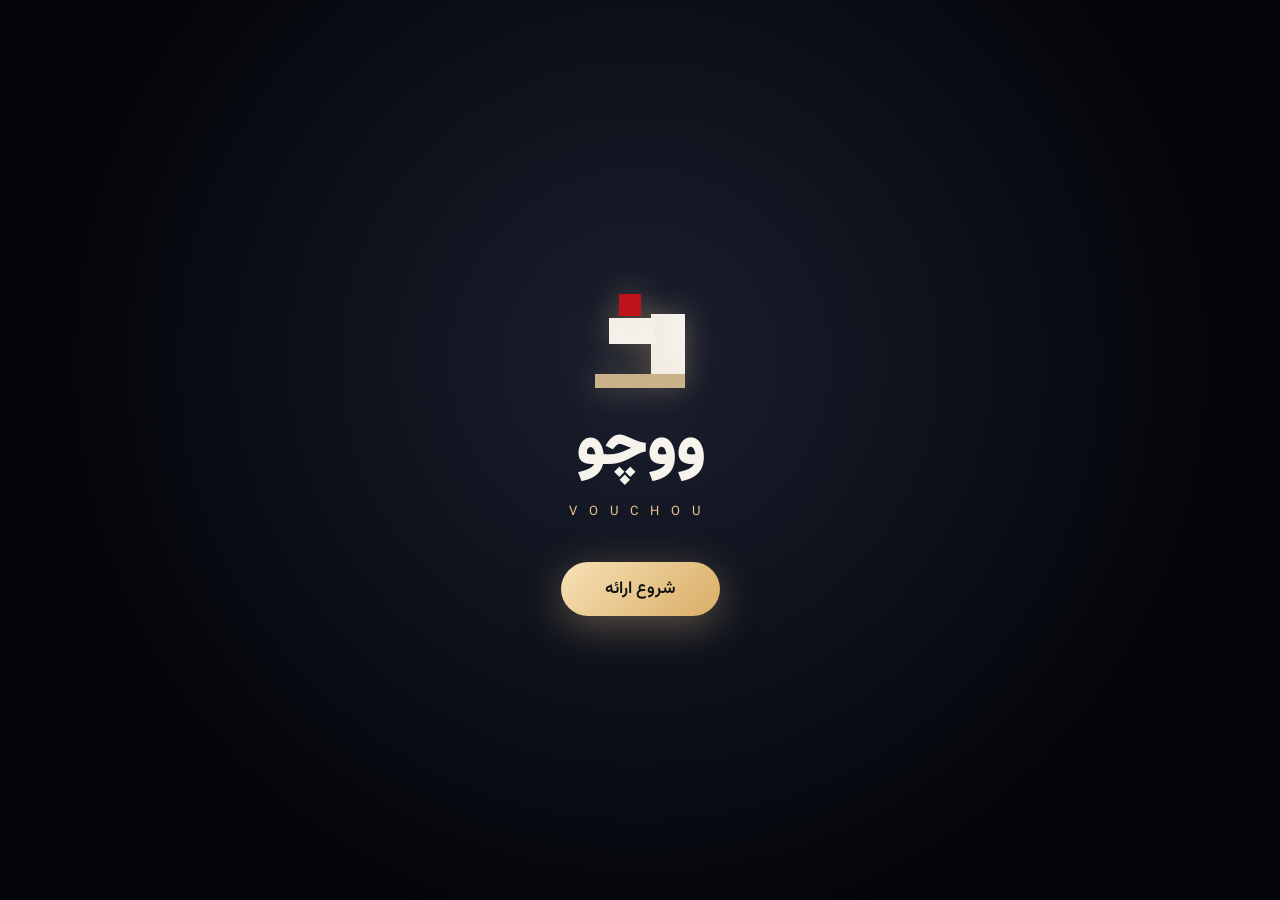
<file: index.html>
<!DOCTYPE html>
<html lang="fa" dir="rtl">
<head>
  <meta charset="UTF-8" />
  <meta name="viewport" content="width=device-width, initial-scale=1.0" />
  <title>مجتمع فرهنگی ووچو، گچساران — ارائه سه‌بعدی</title>
  <link rel="preconnect" href="https://fonts.googleapis.com" />
  <link href="https://fonts.googleapis.com/css2?family=Vazirmatn:wght@200;300;400;600;800;900&display=swap" rel="stylesheet" />
  <link rel="stylesheet" href="css/presentation.css" />
</head>
<body>
  <canvas id="scene"></canvas>
  <div class="vignette"></div>

  <!-- صفحه بارگذاری -->
  <div id="loader">
    <div class="loader-cubes"><i></i><i></i><i></i><i></i></div>
    <div class="loader-word">ووچو</div>
    <div class="loader-latin">VOUCHOU</div>
    <button id="startBtn">شروع ارائه</button>
  </div>

  <!-- سربرگ -->
  <header class="topbar">
    <div class="brand">
      <span class="brand-mark"><i></i><i></i><i></i></span>
      <span class="brand-text">ووچو <small>VOUCHOU</small></span>
    </div>
    <div class="counter"><b id="cur">01</b><span>/</span><span id="tot">16</span></div>
  </header>

  <!-- محل اسلاید -->
  <main id="stage"></main>

  <!-- نوار پیشرفت -->
  <div class="progress"><div id="bar"></div></div>

  <!-- کنترل‌ها -->
  <nav class="dock">
    <button data-act="prev" title="قبلی (→)">›</button>
    <button data-act="play" id="playBtn" title="پخش خودکار (P)">▶</button>
    <button data-act="next" title="بعدی (←)">‹</button>
    <span class="sep"></span>
    <button data-act="night" id="nightBtn" title="روز / شب (N)">☾</button>
    <button data-act="xray" id="xrayBtn" title="حالت دیاگرام (X)">◩</button>
    <button data-act="orbit" id="orbitBtn" title="گردش آزاد (O)">⟳</button>
    <button data-act="hide" id="hideBtn" title="نمایش فقط مدل (H)">◎</button>
    <span class="sep"></span>
    <button data-act="grid" title="فهرست اسلایدها (G)">▦</button>
    <a href="sheets.html" target="_blank" title="مشاهده و دانلود دو شیت معماری" style="display:inline-flex;align-items:center;justify-content:center;width:42px;height:42px;border-radius:14px;color:var(--gold);text-decoration:none;font-size:18px;transition:all .25s;" onmouseover="this.style.background='rgba(255,255,255,0.1)'" onmouseout="this.style.background='transparent'">📋</a>
    <button data-act="full" title="تمام صفحه (F)">⛶</button>
  </nav>

  <!-- فهرست اسلایدها -->
  <div id="grid" class="overlay"><div class="grid-inner"></div></div>

  <!-- بزرگنمایی تصویر -->
  <div id="lightbox" class="overlay"><img alt="" /><span class="lb-hint">برای بستن کلیک کنید</span></div>

  <script src="assets/vendor/three.min.js"></script>
  <script src="assets/vendor/OrbitControls.js"></script>
  <script src="js/slidesData.js"></script>
  <script src="js/scene3d.js"></script>
  <script src="js/app.js"></script>
</body>
</html>
</file>
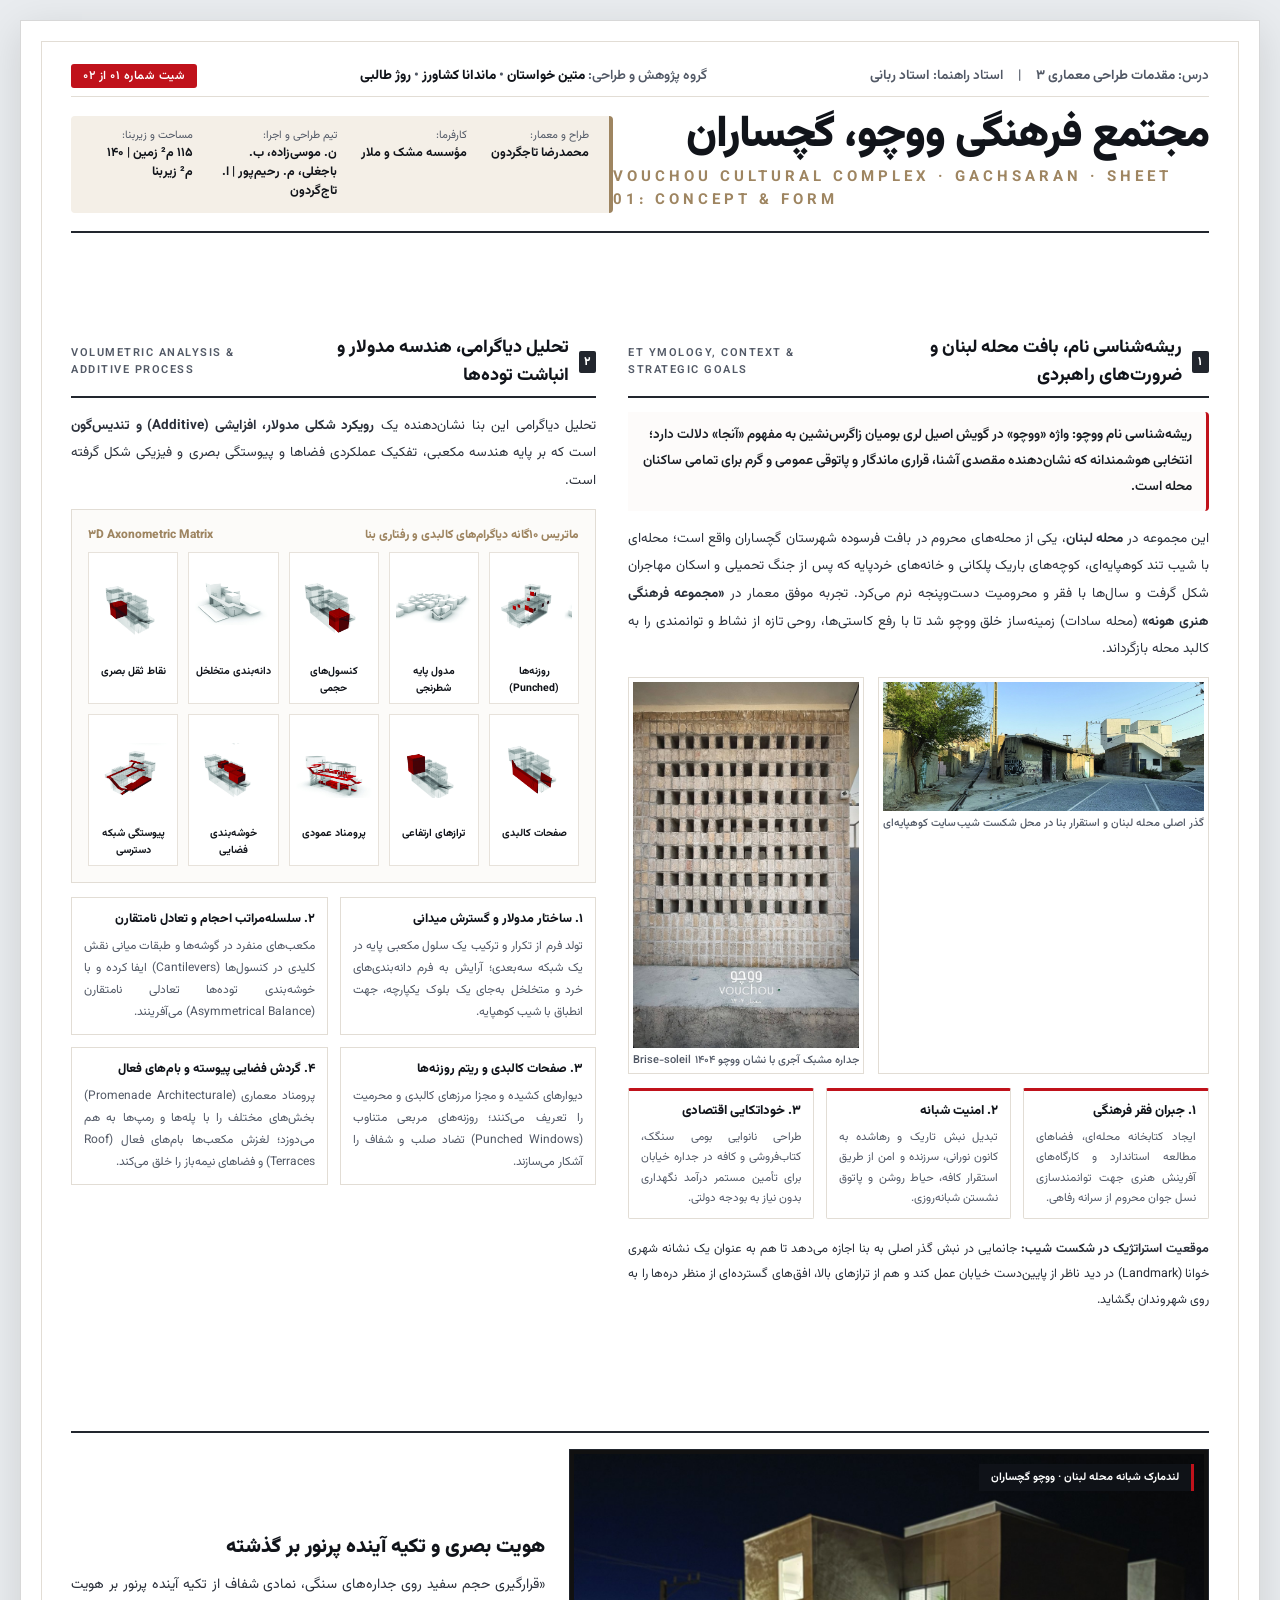
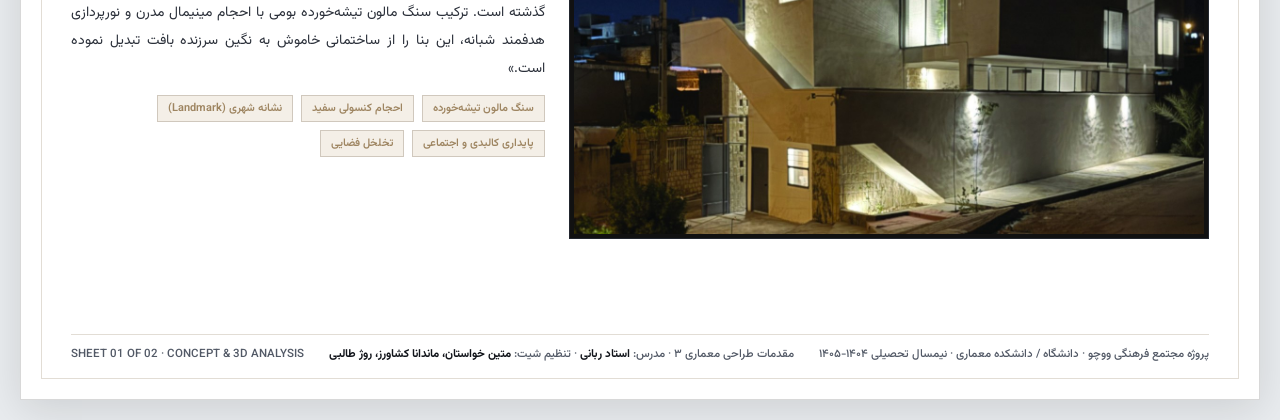
<file: sheet1.html>
<!DOCTYPE html>
<html lang="fa" dir="rtl">
<head>
  <meta charset="UTF-8">
  <title>شیت ۱: کانسپت، تحلیل بستر و روند شکل‌گیری حجمی | مجتمع فرهنگی ووچو</title>
  <link rel="preconnect" href="https://fonts.googleapis.com">
  <link href="https://fonts.googleapis.com/css2?family=Vazirmatn:wght@200;300;400;500;600;700;800;900&display=swap" rel="stylesheet">
  <style>
    :root {
      --bg: #ffffff;
      --paper: #faf8f5;
      --ink: #11141a;
      --muted: #525966;
      --red: #c0121b;
      --red-soft: rgba(192, 18, 27, 0.08);
      --stone: #9e8561;
      --stone-soft: #f4efe7;
      --border: #e2ddd5;
      --border-dark: #22262e;
      --line: #d0c8bd;
    }
    * { box-sizing: border-box; margin: 0; padding: 0; }
    body {
      font-family: 'Vazirmatn', Tahoma, sans-serif;
      background: #e9ecef;
      color: var(--ink);
      padding: 20px;
      display: flex;
      justify-content: center;
      -webkit-font-smoothing: antialiased;
    }
    .sheet {
      width: 1400px;
      min-height: 1980px;
      background: #ffffff;
      box-shadow: 0 10px 40px rgba(0,0,0,0.12);
      padding: 44px 50px 36px;
      position: relative;
      display: flex;
      flex-direction: column;
      justify-content: space-between;
      border: 1px solid #d8d8d8;
    }

    /* کادر معمارانه بیرونی */
    .sheet::before {
      content: '';
      position: absolute;
      inset: 20px;
      border: 1px solid var(--border);
      pointer-events: none;
    }

    /* کتیبه سربرگ دانشگاهی و شناسنامه */
    .title-block {
      border-bottom: 2px solid var(--border-dark);
      padding-bottom: 18px;
      margin-bottom: 22px;
    }
    .meta-top {
      display: flex;
      justify-content: space-between;
      align-items: center;
      font-size: 13.5px;
      font-weight: 600;
      color: var(--muted);
      border-bottom: 1px solid var(--border);
      padding-bottom: 10px;
      margin-bottom: 14px;
    }
    .meta-top .tag {
      background: var(--red);
      color: #fff;
      padding: 3px 12px;
      border-radius: 3px;
      font-size: 12px;
      letter-spacing: 0.5px;
    }
    .meta-top .students b {
      color: var(--ink);
      font-weight: 800;
    }
    .title-row {
      display: flex;
      justify-content: space-between;
      align-items: flex-end;
    }
    .main-title h1 {
      font-size: 44px;
      font-weight: 900;
      color: var(--ink);
      line-height: 1.15;
      letter-spacing: -1px;
    }
    .main-title .en-sub {
      font-size: 15px;
      letter-spacing: 4px;
      color: var(--stone);
      font-weight: 700;
      direction: ltr;
      display: inline-block;
      margin-top: 4px;
    }
    .specs-grid {
      display: grid;
      grid-template-columns: repeat(4, auto);
      gap: 16px 24px;
      background: var(--stone-soft);
      padding: 12px 20px;
      border-radius: 4px;
      border-right: 4px solid var(--stone);
      font-size: 12.5px;
      line-height: 1.5;
    }
    .specs-grid span { color: var(--muted); display: block; font-size: 11px; }
    .specs-grid strong { color: var(--ink); font-weight: 700; }

    /* شبکه‌بندی محتوا */
    .content-grid {
      display: grid;
      grid-template-columns: 1.05fr 0.95fr;
      gap: 32px;
      margin-bottom: 24px;
    }

    /* عناوین بخش‌ها */
    .sec-head {
      display: flex;
      align-items: center;
      gap: 10px;
      font-size: 18px;
      font-weight: 800;
      color: var(--ink);
      border-bottom: 2px solid var(--border-dark);
      padding-bottom: 6px;
      margin-bottom: 14px;
    }
    .sec-head .num {
      background: var(--border-dark);
      color: #fff;
      font-size: 12px;
      width: 22px;
      height: 22px;
      display: grid;
      place-items: center;
      border-radius: 2px;
    }
    .sec-head .en {
      font-size: 11px;
      letter-spacing: 1.5px;
      color: var(--muted);
      margin-right: auto;
      font-weight: 600;
      direction: ltr;
    }

    /* کارت متنی */
    .p-text {
      font-size: 13.5px;
      line-height: 2.05;
      color: #2b303a;
      text-align: justify;
      margin-bottom: 14px;
    }
    .lead-box {
      background: #fdfbfa;
      border-right: 3px solid var(--red);
      padding: 10px 14px;
      font-size: 13.5px;
      line-height: 1.95;
      font-weight: 600;
      color: #1a1e24;
      margin-bottom: 14px;
      border-radius: 0 4px 4px 0;
    }

    /* اهداف سه‌گانه */
    .pillars-grid {
      display: grid;
      grid-template-columns: repeat(3, 1fr);
      gap: 12px;
      margin: 14px 0 18px;
    }
    .pillar-card {
      background: #ffffff;
      border: 1px solid var(--border);
      border-top: 3px solid var(--stone);
      padding: 10px 12px;
      border-radius: 2px;
    }
    .pillar-card.active { border-top-color: var(--red); }
    .pillar-card h4 {
      font-size: 13px;
      font-weight: 800;
      color: var(--ink);
      margin-bottom: 6px;
    }
    .pillar-card p {
      font-size: 11.5px;
      line-height: 1.75;
      color: var(--muted);
      text-align: justify;
    }

    /* تصاویر و ترکیب‌ها */
    .img-frame {
      border: 1px solid var(--border);
      background: #fff;
      padding: 4px;
      position: relative;
    }
    .img-frame img {
      width: 100%;
      display: block;
      object-fit: cover;
    }
    .caption {
      font-size: 11px;
      color: var(--muted);
      margin-top: 4px;
      font-weight: 500;
      display: flex;
      justify-content: space-between;
    }

    .context-images {
      display: grid;
      grid-template-columns: 1.4fr 1fr;
      gap: 14px;
      margin-bottom: 14px;
    }

    /* ماتریس دیاگرام‌های سه‌بعدی */
    .diagrams-atlas {
      background: #fcfbf9;
      border: 1px solid var(--border);
      padding: 16px;
      margin-top: 10px;
    }
    .diag-matrix {
      display: grid;
      grid-template-columns: repeat(5, 1fr);
      gap: 10px;
    }
    .diag-item {
      background: #ffffff;
      border: 1px solid #e7e2db;
      padding: 6px;
      text-align: center;
      transition: transform 0.2s;
    }
    .diag-item img {
      width: 100%;
      height: 100px;
      object-fit: contain;
      display: block;
    }
    .diag-item .lbl {
      font-size: 10.5px;
      font-weight: 700;
      color: var(--ink);
      margin-top: 4px;
      display: block;
    }

    /* گام‌های چهارگانه تحلیل دیاگرامی */
    .steps-list {
      display: grid;
      grid-template-columns: 1fr 1fr;
      gap: 12px;
      margin-top: 14px;
    }
    .step-box {
      background: #ffffff;
      border: 1px solid var(--border);
      padding: 10px 12px;
      font-size: 12px;
      line-height: 1.85;
      color: var(--muted);
      text-align: justify;
    }
    .step-box strong {
      color: var(--ink);
      font-size: 12.5px;
      display: block;
      margin-bottom: 4px;
      font-weight: 800;
    }

    /* بخش پایین: تصویر هیرو شبانه */
    .hero-bottom {
      border-top: 2px solid var(--border-dark);
      padding-top: 16px;
      display: grid;
      grid-template-columns: 1.35fr 1fr;
      gap: 24px;
      align-items: center;
    }
    .hero-img-box {
      border: 1px solid var(--border-dark);
      padding: 4px;
      background: #111;
      position: relative;
    }
    .hero-img-box img {
      width: 100%;
      max-height: 380px;
      object-fit: cover;
      display: block;
    }
    .hero-badge {
      position: absolute;
      top: 14px;
      right: 14px;
      background: rgba(17, 20, 26, 0.85);
      color: #fff;
      padding: 5px 12px;
      font-size: 11px;
      font-weight: 700;
      backdrop-filter: blur(4px);
      border-right: 3px solid var(--red);
    }
    .hero-desc {
      padding: 10px 0;
    }
    .hero-desc h3 {
      font-size: 20px;
      font-weight: 900;
      color: var(--ink);
      margin-bottom: 8px;
    }
    .hero-desc .quote {
      font-size: 14px;
      line-height: 2;
      color: #2b303a;
      text-align: justify;
      margin-bottom: 12px;
    }
    .hero-tags {
      display: flex;
      flex-wrap: wrap;
      gap: 8px;
    }
    .hero-tags span {
      background: var(--stone-soft);
      border: 1px solid var(--line);
      padding: 4px 10px;
      font-size: 11px;
      font-weight: 600;
      color: var(--stone);
    }

    /* فوتر شیت */
    .sheet-footer {
      border-top: 1px solid var(--border);
      padding-top: 10px;
      margin-top: 16px;
      display: flex;
      justify-content: space-between;
      align-items: center;
      font-size: 11.5px;
      color: var(--muted);
      font-weight: 500;
    }
    .sheet-footer b { color: var(--ink); }
  </style>
</head>
<body>

  <div class="sheet">
    
    <!-- سربرگ کتیبه دانشگاهی و پروژه -->
    <header class="title-block">
      <div class="meta-top">
        <div>
          <span>درس: <b>مقدمات طراحی معماری ۳</b></span>
          <span style="margin: 0 12px;">|</span>
          <span>استاد راهنما: <b>استاد ربانی</b></span>
        </div>
        <div class="students">
          <span>گروه پژوهش و طراحی: <b>متین خواستان</b> • <b>ماندانا کشاورز</b> • <b>روژ طالبی</b></span>
        </div>
        <div>
          <span class="tag">شیت شماره ۰۱ از ۰۲</span>
        </div>
      </div>

      <div class="title-row">
        <div class="main-title">
          <h1>مجتمع فرهنگی ووچو، گچساران</h1>
          <div class="en-sub">VOUCHOU CULTURAL COMPLEX · GACHSARAN · SHEET 01: CONCEPT & FORM</div>
        </div>

        <div class="specs-grid">
          <div>
            <span>طراح و معمار:</span>
            <strong>محمدرضا تاجگردون</strong>
          </div>
          <div>
            <span>کارفرما:</span>
            <strong>مؤسسه مشک و ملار</strong>
          </div>
          <div>
            <span>تیم طراحی و اجرا:</span>
            <strong>ن. موسی‌زاده، ب. باجغلی، م. رحیم‌پور | ا. تاج‌گردون</strong>
          </div>
          <div>
            <span>مساحت و زیربنا:</span>
            <strong>۱۱۵ م² زمین | ۱۴۰ م² زیربنا</strong>
          </div>
        </div>
      </div>
    </header>

    <!-- محتوای اصلی دو ستونه شیت ۱ -->
    <div class="content-grid">

      <!-- ستون راست: ریشه‌شناسی، بستر شهری و نیازسنجی کالبدی-اجتماعی -->
      <section class="col-right">
        <div class="sec-head">
          <span class="num">۱</span>
          <span>ریشه‌شناسی نام، بافت محله لبنان و ضرورت‌های راهبردی</span>
          <span class="en">ET YMOLOGY, CONTEXT & STRATEGIC GOALS</span>
        </div>

        <div class="lead-box">
          <strong>ریشه‌شناسی نام ووچو:</strong> واژه «ووچو» در گویش اصیل لری بومیان زاگرس‌نشین به مفهوم «آنجا» دلالت دارد؛ انتخابی هوشمندانه که نشان‌دهنده مقصدی آشنا، قراری ماندگار و پاتوقی عمومی و گرم برای تمامی ساکنان محله است.
        </div>

        <p class="p-text">
          این مجموعه در <b>محله لبنان</b>، یکی از محله‌های محروم در بافت فرسوده شهرستان گچساران واقع است؛ محله‌ای با شیب تند کوهپایه‌ای، کوچه‌های باریک پلکانی و خانه‌های خردپایه که پس از جنگ تحمیلی و اسکان مهاجران شکل گرفت و سال‌ها با فقر و محرومیت دست‌وپنجه نرم می‌کرد. تجربه موفق معمار در <b>«مجموعه فرهنگی هنری هونه»</b> (محله سادات) زمینه‌ساز خلق ووچو شد تا با رفع کاستی‌ها، روحی تازه از نشاط و توانمندی را به کالبد محله بازگرداند.
        </p>

        <!-- تصاویر بستر سایت -->
        <div class="context-images">
          <div class="img-frame">
            <img src="assets/img/page_4_img_1.jpg" alt="گذر محله لبنان و شکست شیب">
            <div class="caption">
              <span>گذر اصلی محله لبنان و استقرار بنا در محل شکست شیب</span>
              <span>سایت کوهپایه‌ای</span>
            </div>
          </div>
          <div class="img-frame">
            <img src="assets/img/page_5_img_1.jpg" alt="جدار مشبک ووچو">
            <div class="caption">
              <span>جداره مشبک آجری با نشان ووچو ۱۴۰۴</span>
              <span>Brise-soleil</span>
            </div>
          </div>
        </div>

        <!-- اهداف سه‌گانه راهبردی -->
        <div class="pillars-grid">
          <div class="pillar-card active">
            <h4>۱. جبران فقر فرهنگی</h4>
            <p>ایجاد کتابخانه محله‌ای، فضاهای مطالعه استاندارد و کارگاه‌های آفرینش هنری جهت توانمندسازی نسل جوان محروم از سرانه رفاهی.</p>
          </div>
          <div class="pillar-card active">
            <h4>۲. امنیت شبانه</h4>
            <p>تبدیل نبش تاریک و رهاشده به کانون نورانی، سرزنده و امن از طریق استقرار کافه، حیاط روشن و پاتوق نشستن شبانه‌روزی.</p>
          </div>
          <div class="pillar-card active">
            <h4>۳. خوداتکایی اقتصادی</h4>
            <p>طراحی نانوایی بومی سنگک، کتاب‌فروشی و کافه در جداره خیابان برای تأمین مستمر درآمد نگهداری بدون نیاز به بودجه دولتی.</p>
          </div>
        </div>

        <p class="p-text" style="font-size: 12.5px;">
          <b>موقعیت استراتژیک در شکست شیب:</b> جانمایی در نبش گذر اصلی به بنا اجازه می‌دهد تا هم به عنوان یک نشانه شهری خوانا (Landmark) در دید ناظر از پایین‌دست خیابان عمل کند و هم از ترازهای بالا، افق‌های گسترده‌ای از منظر دره‌ها را به روی شهروندان بگشاید.
        </p>
      </section>

      <!-- ستون چپ: تحلیل دیاگرامی، روند شکل‌گیری فرم و ماتریس سه‌بعدی -->
      <section class="col-left">
        <div class="sec-head">
          <span class="num">۲</span>
          <span>تحلیل دیاگرامی، هندسه مدولار و انباشت توده‌ها</span>
          <span class="en">VOLUMETRIC ANALYSIS & ADDITIVE PROCESS</span>
        </div>

        <p class="p-text">
          تحلیل دیاگرامی این بنا نشان‌دهنده یک <b>رویکرد شکلی مدولار، افزایشی (Additive) و تندیس‌گون</b> است که بر پایه هندسه مکعبی، تفکیک عملکردی فضاها و پیوستگی بصری و فیزیکی شکل گرفته است.
        </p>

        <!-- ماتریس دیاگرام‌های آگزونومتریک استخراج‌شده -->
        <div class="diagrams-atlas">
          <div style="font-size: 12px; font-weight: 800; color: var(--stone); margin-bottom: 8px; display: flex; justify-content: space-between;">
            <span>ماتریس ۱۰‌گانه دیاگرام‌های کالبدی و رفتاری بنا</span>
            <span>۳D Axonometric Matrix</span>
          </div>

          <div class="diag-matrix">
            <div class="diag-item">
              <img src="assets/diag/diag_01.png" alt="روزنه‌های مربعی">
              <span class="lbl">روزنه‌ها (Punched)</span>
            </div>
            <div class="diag-item">
              <img src="assets/diag/diag_02.png" alt="شبکه شطرنجی">
              <span class="lbl">مدول پایه شطرنجی</span>
            </div>
            <div class="diag-item">
              <img src="assets/diag/diag_03.png" alt="کنسول گوشه">
              <span class="lbl">کنسول‌های حجمی</span>
            </div>
            <div class="diag-item">
              <img src="assets/diag/diag_04.png" alt="دانه‌بندی پلکانی">
              <span class="lbl">دانه‌بندی متخلخل</span>
            </div>
            <div class="diag-item">
              <img src="assets/diag/diag_05.png" alt="بلوک میانی">
              <span class="lbl">نقاط ثقل بصری</span>
            </div>
            <div class="diag-item">
              <img src="assets/diag/diag_06.png" alt="صفحات هدایت‌کننده">
              <span class="lbl">صفحات کالبدی</span>
            </div>
            <div class="diag-item">
              <img src="assets/diag/diag_07.png" alt="کنسول تراز بالا">
              <span class="lbl">ترازهای ارتفاعی</span>
            </div>
            <div class="diag-item">
              <img src="assets/diag/diag_08.png" alt="سیرکولاسیون پیوسته">
              <span class="lbl">پرومناد عمودی</span>
            </div>
            <div class="diag-item">
              <img src="assets/diag/diag_09.png" alt="خوشه‌بندی توده‌ها">
              <span class="lbl">خوشه‌بندی فضایی</span>
            </div>
            <div class="diag-item">
              <img src="assets/diag/diag_10.png" alt="مسیرهای حرکتی">
              <span class="lbl">پیوستگی شبکه دسترسی</span>
            </div>
          </div>
        </div>

        <!-- تشریح گام‌های چهارگانه طراحی -->
        <div class="steps-list">
          <div class="step-box">
            <strong>۱. ساختار مدولار و گسترش میدانی</strong>
            تولد فرم از تکرار و ترکیب یک سلول مکعبی پایه در یک شبکه سه‌بعدی؛ آرایش به فرم دانه‌بندی‌های خرد و متخلخل به‌جای یک بلوک یکپارچه، جهت انطباق با شیب کوهپایه.
          </div>
          <div class="step-box">
            <strong>۲. سلسله‌مراتب احجام و تعادل نامتقارن</strong>
            مکعب‌های منفرد در گوشه‌ها و طبقات میانی نقش کلیدی در کنسول‌ها (Cantilevers) ایفا کرده و با خوشه‌بندی توده‌ها تعادلی نامتقارن (Asymmetrical Balance) می‌آفرینند.
          </div>
          <div class="step-box">
            <strong>۳. صفحات کالبدی و ریتم روزنه‌ها</strong>
            دیوارهای کشیده و مجزا مرزهای کالبدی و محرمیت را تعریف می‌کنند؛ روزنه‌های مربعی متناوب (Punched Windows) تضاد صلب و شفاف را آشکار می‌سازند.
          </div>
          <div class="step-box">
            <strong>۴. گردش فضایی پیوسته و بام‌های فعال</strong>
            پرومناد معماری (Promenade Architecturale) بخش‌های مختلف را با پله‌ها و رمپ‌ها به هم می‌دوزد؛ لغزش مکعب‌ها بام‌های فعال (Roof Terraces) و فضاهای نیمه‌باز را خلق می‌کند.
          </div>
        </div>
      </section>

    </div>

    <!-- بخش پایین: تصویر شاخص شبانه و نشانه شهری -->
    <section class="hero-bottom">
      <div class="hero-img-box">
        <img src="assets/img/page_2_img_1.jpg" alt="نمای پرسپکتیو شبانه ووچو">
        <div class="hero-badge">لندمارک شبانه محله لبنان · ووچو گچساران</div>
      </div>
      <div class="hero-desc">
        <h3>هویت بصری و تکیه آینده پرنور بر گذشته</h3>
        <p class="quote">
          «قرارگیری حجم سفید روی جداره‌های سنگی، نمادی شفاف از تکیه آینده پرنور بر هویت گذشته است. ترکیب سنگ مالون تیشه‌خورده بومی با احجام مینیمال مدرن و نورپردازی هدفمند شبانه، این بنا را از ساختمانی خاموش به نگین سرزنده بافت تبدیل نموده است.»
        </p>
        <div class="hero-tags">
          <span>سنگ مالون تیشه‌خورده</span>
          <span>احجام کنسولی سفید</span>
          <span>نشانه شهری (Landmark)</span>
          <span>پایداری کالبدی و اجتماعی</span>
          <span>تخلخل فضایی</span>
        </div>
      </div>
    </section>

    <!-- پاورقی شیت -->
    <footer class="sheet-footer">
      <div>پروژه مجتمع فرهنگی ووچو · دانشگاه / دانشکده معماری · نیمسال تحصیلی ۱۴۰۴-۱۴۰۵</div>
      <div>مقدمات طراحی معماری ۳ · مدرس: <b>استاد ربانی</b> · تنظیم شیت: <b>متین خواستان، ماندانا کشاورز، روژ طالبی</b></div>
      <div>SHEET 01 OF 02 · CONCEPT & 3D ANALYSIS</div>
    </footer>

  </div>

</body>
</html>
</file>
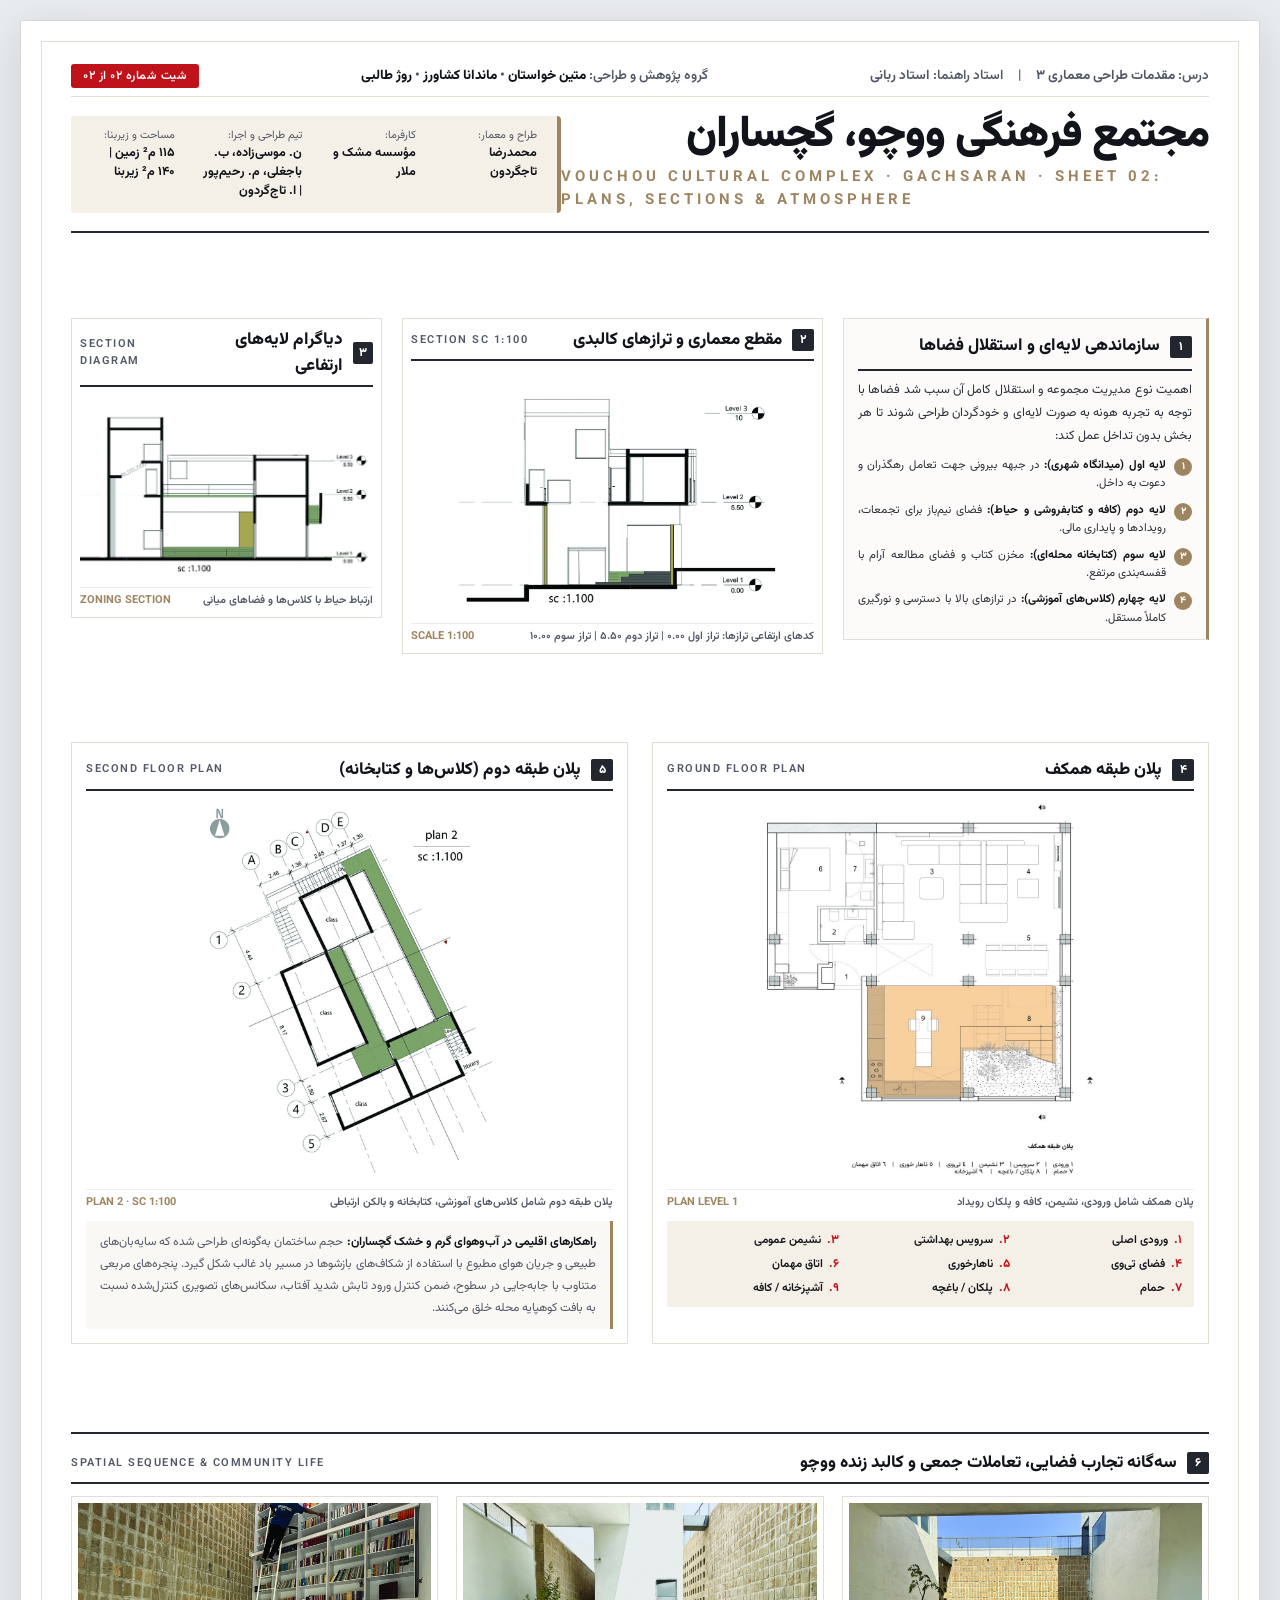
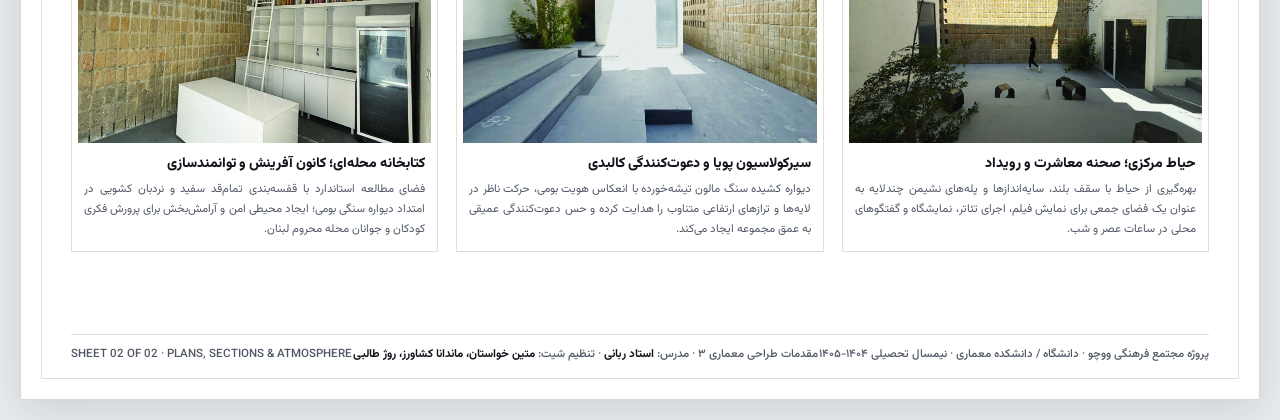
<file: sheet2.html>
<!DOCTYPE html>
<html lang="fa" dir="rtl">
<head>
  <meta charset="UTF-8">
  <title>شیت ۲: سازماندهی فضایی، نقشه‌های کالبدی، مقاطع و تجارب زیسته | مجتمع فرهنگی ووچو</title>
  <link rel="preconnect" href="https://fonts.googleapis.com">
  <link href="https://fonts.googleapis.com/css2?family=Vazirmatn:wght@200;300;400;500;600;700;800;900&display=swap" rel="stylesheet">
  <style>
    :root {
      --bg: #ffffff;
      --paper: #faf8f5;
      --ink: #11141a;
      --muted: #525966;
      --red: #c0121b;
      --red-soft: rgba(192, 18, 27, 0.08);
      --stone: #9e8561;
      --stone-soft: #f4efe7;
      --border: #e2ddd5;
      --border-dark: #22262e;
      --line: #d0c8bd;
    }
    * { box-sizing: border-box; margin: 0; padding: 0; }
    body {
      font-family: 'Vazirmatn', Tahoma, sans-serif;
      background: #e9ecef;
      color: var(--ink);
      padding: 20px;
      display: flex;
      justify-content: center;
      -webkit-font-smoothing: antialiased;
    }
    .sheet {
      width: 1400px;
      min-height: 1980px;
      background: #ffffff;
      box-shadow: 0 10px 40px rgba(0,0,0,0.12);
      padding: 44px 50px 36px;
      position: relative;
      display: flex;
      flex-direction: column;
      justify-content: space-between;
      border: 1px solid #d8d8d8;
    }

    /* کادر معمارانه بیرونی */
    .sheet::before {
      content: '';
      position: absolute;
      inset: 20px;
      border: 1px solid var(--border);
      pointer-events: none;
    }

    /* کتیبه سربرگ دانشگاهی و شناسنامه */
    .title-block {
      border-bottom: 2px solid var(--border-dark);
      padding-bottom: 18px;
      margin-bottom: 20px;
    }
    .meta-top {
      display: flex;
      justify-content: space-between;
      align-items: center;
      font-size: 13.5px;
      font-weight: 600;
      color: var(--muted);
      border-bottom: 1px solid var(--border);
      padding-bottom: 10px;
      margin-bottom: 14px;
    }
    .meta-top .tag {
      background: var(--red);
      color: #fff;
      padding: 3px 12px;
      border-radius: 3px;
      font-size: 12px;
      letter-spacing: 0.5px;
    }
    .meta-top .students b {
      color: var(--ink);
      font-weight: 800;
    }
    .title-row {
      display: flex;
      justify-content: space-between;
      align-items: flex-end;
    }
    .main-title h1 {
      font-size: 44px;
      font-weight: 900;
      color: var(--ink);
      line-height: 1.15;
      letter-spacing: -1px;
    }
    .main-title .en-sub {
      font-size: 15px;
      letter-spacing: 4px;
      color: var(--stone);
      font-weight: 700;
      direction: ltr;
      display: inline-block;
      margin-top: 4px;
    }
    .specs-grid {
      display: grid;
      grid-template-columns: repeat(4, auto);
      gap: 16px 24px;
      background: var(--stone-soft);
      padding: 12px 20px;
      border-radius: 4px;
      border-right: 4px solid var(--stone);
      font-size: 12.5px;
      line-height: 1.5;
    }
    .specs-grid span { color: var(--muted); display: block; font-size: 11px; }
    .specs-grid strong { color: var(--ink); font-weight: 700; }

    /* عناوین بخش‌ها */
    .sec-head {
      display: flex;
      align-items: center;
      gap: 10px;
      font-size: 17px;
      font-weight: 800;
      color: var(--ink);
      border-bottom: 2px solid var(--border-dark);
      padding-bottom: 6px;
      margin-bottom: 12px;
    }
    .sec-head .num {
      background: var(--border-dark);
      color: #fff;
      font-size: 12px;
      width: 22px;
      height: 22px;
      display: grid;
      place-items: center;
      border-radius: 2px;
    }
    .sec-head .en {
      font-size: 11px;
      letter-spacing: 1.5px;
      color: var(--muted);
      margin-right: auto;
      font-weight: 600;
      direction: ltr;
    }

    /* فریم تصاویر و نقشه‌ها */
    .draw-frame {
      border: 1px solid var(--border);
      background: #ffffff;
      padding: 8px;
      position: relative;
    }
    .draw-frame img {
      width: 100%;
      display: block;
      object-fit: contain;
    }
    .caption-bar {
      font-size: 11px;
      color: var(--muted);
      margin-top: 6px;
      display: flex;
      justify-content: space-between;
      border-top: 1px solid #f0ede8;
      padding-top: 4px;
      font-weight: 600;
    }
    .scale-tag {
      color: var(--stone);
      direction: ltr;
      font-weight: 700;
    }

    /* ردیف بالا: مقاطع و سازماندهی لایه‌ای */
    .top-sections-row {
      display: grid;
      grid-template-columns: 1fr 1.15fr 0.85fr;
      gap: 20px;
      margin-bottom: 22px;
      align-items: start;
    }
    .layering-card {
      background: #fdfbfa;
      border: 1px solid var(--border);
      border-right: 3px solid var(--stone);
      padding: 12px 14px;
      font-size: 12.5px;
      line-height: 1.85;
      color: #2b303a;
      text-align: justify;
    }
    .layer-step {
      display: flex;
      gap: 8px;
      margin-top: 8px;
      font-size: 11.5px;
      line-height: 1.6;
    }
    .layer-step .dot {
      width: 18px;
      height: 18px;
      background: var(--stone);
      color: #fff;
      border-radius: 50%;
      display: grid;
      place-items: center;
      font-size: 10px;
      font-weight: 800;
      flex-shrink: 0;
      margin-top: 2px;
    }
    .layer-step strong { color: var(--ink); }

    /* ردیف وسط: پلان‌ها و راهنمای ریزفضاها */
    .plans-row {
      display: grid;
      grid-template-columns: 1fr 1fr;
      gap: 24px;
      margin-bottom: 22px;
    }
    .plan-block {
      border: 1px solid var(--border);
      background: #ffffff;
      padding: 14px;
    }
    .spaces-table {
      display: grid;
      grid-template-columns: repeat(3, 1fr);
      gap: 6px 12px;
      background: var(--stone-soft);
      padding: 10px 12px;
      margin-top: 10px;
      border-radius: 2px;
      font-size: 11.5px;
      font-weight: 600;
      color: var(--ink);
    }
    .spaces-table span {
      display: flex;
      align-items: center;
      gap: 6px;
    }
    .spaces-table b {
      color: var(--red);
      font-size: 12px;
    }

    /* بخش متن اقلیم و متریال */
    .climate-box {
      background: #faf8f5;
      border-right: 3px solid var(--stone);
      padding: 10px 14px;
      margin-top: 10px;
      font-size: 12px;
      line-height: 1.85;
      color: var(--muted);
      text-align: justify;
    }
    .climate-box strong { color: var(--ink); }

    /* ردیف پایین: سه‌گانه تجارب فضایی */
    .atmospheres-row {
      border-top: 2px solid var(--border-dark);
      padding-top: 16px;
    }
    .atmospheres-grid {
      display: grid;
      grid-template-columns: repeat(3, 1fr);
      gap: 18px;
    }
    .atmo-card {
      border: 1px solid var(--border);
      background: #ffffff;
      padding: 6px;
      transition: transform 0.2s;
    }
    .atmo-card img {
      width: 100%;
      height: 240px;
      object-fit: cover;
      display: block;
    }
    .atmo-card.tall img {
      height: 240px;
      object-fit: cover;
    }
    .atmo-info {
      padding: 10px 6px 6px;
    }
    .atmo-info h4 {
      font-size: 14px;
      font-weight: 800;
      color: var(--ink);
      margin-bottom: 4px;
    }
    .atmo-info p {
      font-size: 11.5px;
      line-height: 1.75;
      color: var(--muted);
      text-align: justify;
    }

    /* فوتر شیت */
    .sheet-footer {
      border-top: 1px solid var(--border);
      padding-top: 10px;
      margin-top: 16px;
      display: flex;
      justify-content: space-between;
      align-items: center;
      font-size: 11.5px;
      color: var(--muted);
      font-weight: 500;
    }
    .sheet-footer b { color: var(--ink); }
  </style>
</head>
<body>

  <div class="sheet">
    
    <!-- سربرگ کتیبه دانشگاهی و پروژه -->
    <header class="title-block">
      <div class="meta-top">
        <div>
          <span>درس: <b>مقدمات طراحی معماری ۳</b></span>
          <span style="margin: 0 12px;">|</span>
          <span>استاد راهنما: <b>استاد ربانی</b></span>
        </div>
        <div class="students">
          <span>گروه پژوهش و طراحی: <b>متین خواستان</b> • <b>ماندانا کشاورز</b> • <b>روژ طالبی</b></span>
        </div>
        <div>
          <span class="tag">شیت شماره ۰۲ از ۰۲</span>
        </div>
      </div>

      <div class="title-row">
        <div class="main-title">
          <h1>مجتمع فرهنگی ووچو، گچساران</h1>
          <div class="en-sub">VOUCHOU CULTURAL COMPLEX · GACHSARAN · SHEET 02: PLANS, SECTIONS & ATMOSPHERE</div>
        </div>

        <div class="specs-grid">
          <div>
            <span>طراح و معمار:</span>
            <strong>محمدرضا تاجگردون</strong>
          </div>
          <div>
            <span>کارفرما:</span>
            <strong>مؤسسه مشک و ملار</strong>
          </div>
          <div>
            <span>تیم طراحی و اجرا:</span>
            <strong>ن. موسی‌زاده، ب. باجغلی، م. رحیم‌پور | ا. تاج‌گردون</strong>
          </div>
          <div>
            <span>مساحت و زیربنا:</span>
            <strong>۱۱۵ م² زمین | ۱۴۰ م² زیربنا</strong>
          </div>
        </div>
      </div>
    </header>

    <!-- ردیف بالا: سازماندهی لایه‌ای و مقاطع معماری -->
    <div class="top-sections-row">
      
      <!-- توضیحات لایه‌بندی مدیریتی -->
      <div class="layering-card">
        <div class="sec-head" style="margin-bottom: 8px;">
          <span class="num">۱</span>
          <span>سازماندهی لایه‌ای و استقلال فضاها</span>
        </div>
        <p style="margin-bottom: 8px;">
          اهمیت نوع مدیریت مجموعه و استقلال کامل آن سبب شد فضاها با توجه به تجربه هونه به صورت لایه‌ای و خودگردان طراحی شوند تا هر بخش بدون تداخل عمل کند:
        </p>
        <div class="layer-step">
          <span class="dot">۱</span>
          <div><strong>لایه اول (میدانگاه شهری):</strong> در جبهه بیرونی جهت تعامل رهگذران و دعوت به داخل.</div>
        </div>
        <div class="layer-step">
          <span class="dot">۲</span>
          <div><strong>لایه دوم (کافه و کتابفروشی و حیاط):</strong> فضای نیم‌باز برای تجمعات، رویدادها و پایداری مالی.</div>
        </div>
        <div class="layer-step">
          <span class="dot">۳</span>
          <div><strong>لایه سوم (کتابخانه محله‌ای):</strong> مخزن کتاب و فضای مطالعه آرام با قفسه‌بندی مرتفع.</div>
        </div>
        <div class="layer-step">
          <span class="dot">۴</span>
          <div><strong>لایه چهارم (کلاس‌های آموزشی):</strong> در ترازهای بالا با دسترسی و نورگیری کاملاً مستقل.</div>
        </div>
      </div>

      <!-- مقطع اجرایی ۱:۱۰۰ -->
      <div class="draw-frame">
        <div class="sec-head" style="margin-bottom: 6px;">
          <span class="num">۲</span>
          <span>مقطع معماری و ترازهای کالبدی</span>
          <span class="en">SECTION SC 1:100</span>
        </div>
        <img src="assets/img/page_10_img_1.jpg" alt="مقطع معماری مقیاس ۱:۱۰۰" style="max-height: 250px;">
        <div class="caption-bar">
          <span>کدهای ارتفاعی ترازها: تراز اول ۰.۰۰ | تراز دوم ۵.۵۰ | تراز سوم ۱۰.۰۰</span>
          <span class="scale-tag">SCALE 1:100</span>
        </div>
      </div>

      <!-- مقطع لایه‌بندی عملکردی -->
      <div class="draw-frame">
        <div class="sec-head" style="margin-bottom: 6px;">
          <span class="num">۳</span>
          <span>دیاگرام لایه‌های ارتفاعی</span>
          <span class="en">SECTION DIAGRAM</span>
        </div>
        <img src="assets/img/page_9_img_1.jpg" alt="دیاگرام لایه‌ای مقطع" style="max-height: 250px;">
        <div class="caption-bar">
          <span>ارتباط حیاط با کلاس‌ها و فضاهای میانی</span>
          <span class="scale-tag">ZONING SECTION</span>
        </div>
      </div>

    </div>

    <!-- ردیف وسط: پلان‌ها و راهنمای فضاها -->
    <div class="plans-row">

      <!-- پلان طبقه همکف -->
      <div class="plan-block">
        <div class="sec-head">
          <span class="num">۴</span>
          <span>پلان طبقه همکف</span>
          <span class="en">GROUND FLOOR PLAN</span>
        </div>
        <div class="draw-frame" style="border: none; padding: 0;">
          <img src="assets/img/page_11_img_1.jpg" alt="پلان طبقه همکف ووچو" style="max-height: 380px;">
          <div class="caption-bar">
            <span>پلان همکف شامل ورودی، نشیمن، کافه و پلکان رویداد</span>
            <span class="scale-tag">PLAN LEVEL 1</span>
          </div>
        </div>

        <div class="spaces-table">
          <span><b>۱.</b> ورودی اصلی</span>
          <span><b>۲.</b> سرویس بهداشتی</span>
          <span><b>۳.</b> نشیمن عمومی</span>
          <span><b>۴.</b> فضای تی‌وی</span>
          <span><b>۵.</b> ناهارخوری</span>
          <span><b>۶.</b> اتاق مهمان</span>
          <span><b>۷.</b> حمام</span>
          <span><b>۸.</b> پلکان / باغچه</span>
          <span><b>۹.</b> آشپزخانه / کافه</span>
        </div>
      </div>

      <!-- پلان طبقه دوم -->
      <div class="plan-block">
        <div class="sec-head">
          <span class="num">۵</span>
          <span>پلان طبقه دوم (کلاس‌ها و کتابخانه)</span>
          <span class="en">SECOND FLOOR PLAN</span>
        </div>
        <div class="draw-frame" style="border: none; padding: 0;">
          <img src="assets/img/page_12_img_1.jpg" alt="پلان طبقه دوم ووچو" style="max-height: 380px;">
          <div class="caption-bar">
            <span>پلان طبقه دوم شامل کلاس‌های آموزشی، کتابخانه و بالکن ارتباطی</span>
            <span class="scale-tag">PLAN 2 · SC 1:100</span>
          </div>
        </div>

        <div class="climate-box">
          <strong>راهکارهای اقلیمی در آب‌وهوای گرم و خشک گچساران:</strong>
          حجم ساختمان به‌گونه‌ای طراحی شده که سایه‌بان‌های طبیعی و جریان هوای مطبوع با استفاده از شکاف‌های بازشوها در مسیر باد غالب شکل گیرد. پنجره‌های مربعی متناوب با جابه‌جایی در سطوح، ضمن کنترل ورود تابش شدید آفتاب، سکانس‌های تصویری کنترل‌شده نسبت به بافت کوهپایه محله خلق می‌کنند.
        </div>
      </div>

    </div>

    <!-- ردیف پایین: سه‌گانه تجارب فضایی و زیست پروژه -->
    <div class="atmospheres-row">
      <div class="sec-head" style="margin-bottom: 12px;">
        <span class="num">۶</span>
        <span>سه‌گانه تجارب فضایی، تعاملات جمعی و کالبد زنده ووچو</span>
        <span class="en">SPATIAL SEQUENCE & COMMUNITY LIFE</span>
      </div>

      <div class="atmospheres-grid">
        
        <!-- تجربه ۱: حیاط مرکزی -->
        <div class="atmo-card">
          <img src="assets/img/page_6_img_1.jpg" alt="حیاط مرکزی و آمفی‌تئاتر">
          <div class="atmo-info">
            <h4>حیاط مرکزی؛ صحنه معاشرت و رویداد</h4>
            <p>
              بهره‌گیری از حیاط با سقف بلند، سایه‌اندازها و پله‌های نشیمن چندلایه به عنوان یک فضای جمعی برای نمایش فیلم، اجرای تئاتر، نمایشگاه و گفتگوهای محلی در ساعات عصر و شب.
            </p>
          </div>
        </div>

        <!-- تجربه ۲: امتداد دید و دعوت‌کنندگی -->
        <div class="atmo-card">
          <img src="assets/img/page_7_img_2.jpg" alt="امتداد دید و بدنه سنگی مالون">
          <div class="atmo-info">
            <h4>سیرکولاسیون پویا و دعوت‌کنندگی کالبدی</h4>
            <p>
              دیواره کشیده سنگ مالون تیشه‌خورده با انعکاس هویت بومی، حرکت ناظر در لایه‌ها و ترازهای ارتفاعی متناوب را هدایت کرده و حس دعوت‌کنندگی عمیقی به عمق مجموعه ایجاد می‌کند.
            </p>
          </div>
        </div>

        <!-- تجربه ۳: کتابخانه با قفسه‌بندی مرتفع -->
        <div class="atmo-card tall">
          <img src="assets/img/page_8_img_1.jpg" alt="کتابخانه عمومی ووچو">
          <div class="atmo-info">
            <h4>کتابخانه محله‌ای؛ کانون آفرینش و توانمندسازی</h4>
            <p>
              فضای مطالعه استاندارد با قفسه‌بندی تمام‌قد سفید و نردبان کشویی در امتداد دیواره سنگی بومی؛ ایجاد محیطی امن و آرامش‌بخش برای پرورش فکری کودکان و جوانان محله محروم لبنان.
            </p>
          </div>
        </div>

      </div>
    </div>

    <!-- پاورقی شیت -->
    <footer class="sheet-footer">
      <div>پروژه مجتمع فرهنگی ووچو · دانشگاه / دانشکده معماری · نیمسال تحصیلی ۱۴۰۴-۱۴۰۵</div>
      <div>مقدمات طراحی معماری ۳ · مدرس: <b>استاد ربانی</b> · تنظیم شیت: <b>متین خواستان، ماندانا کشاورز، روژ طالبی</b></div>
      <div>SHEET 02 OF 02 · PLANS, SECTIONS & ATMOSPHERE</div>
    </footer>

  </div>

</body>
</html>
</file>
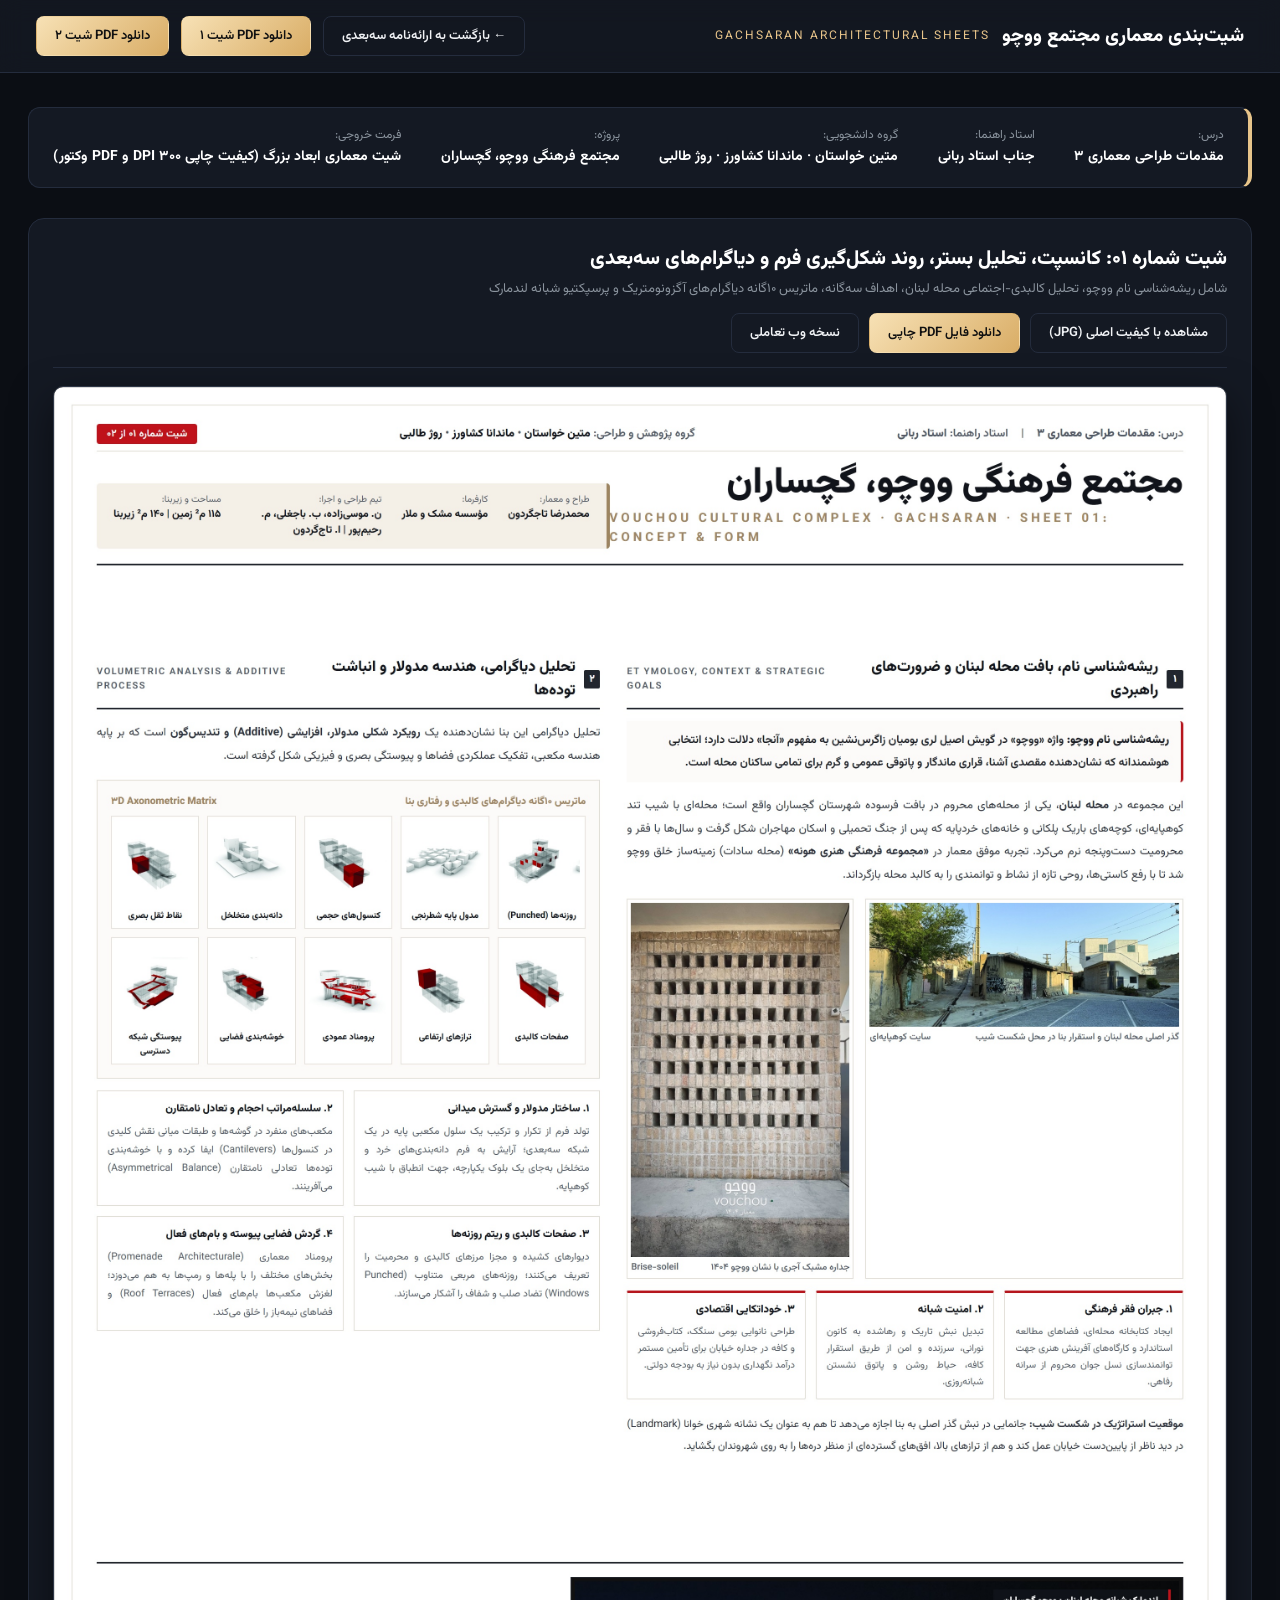
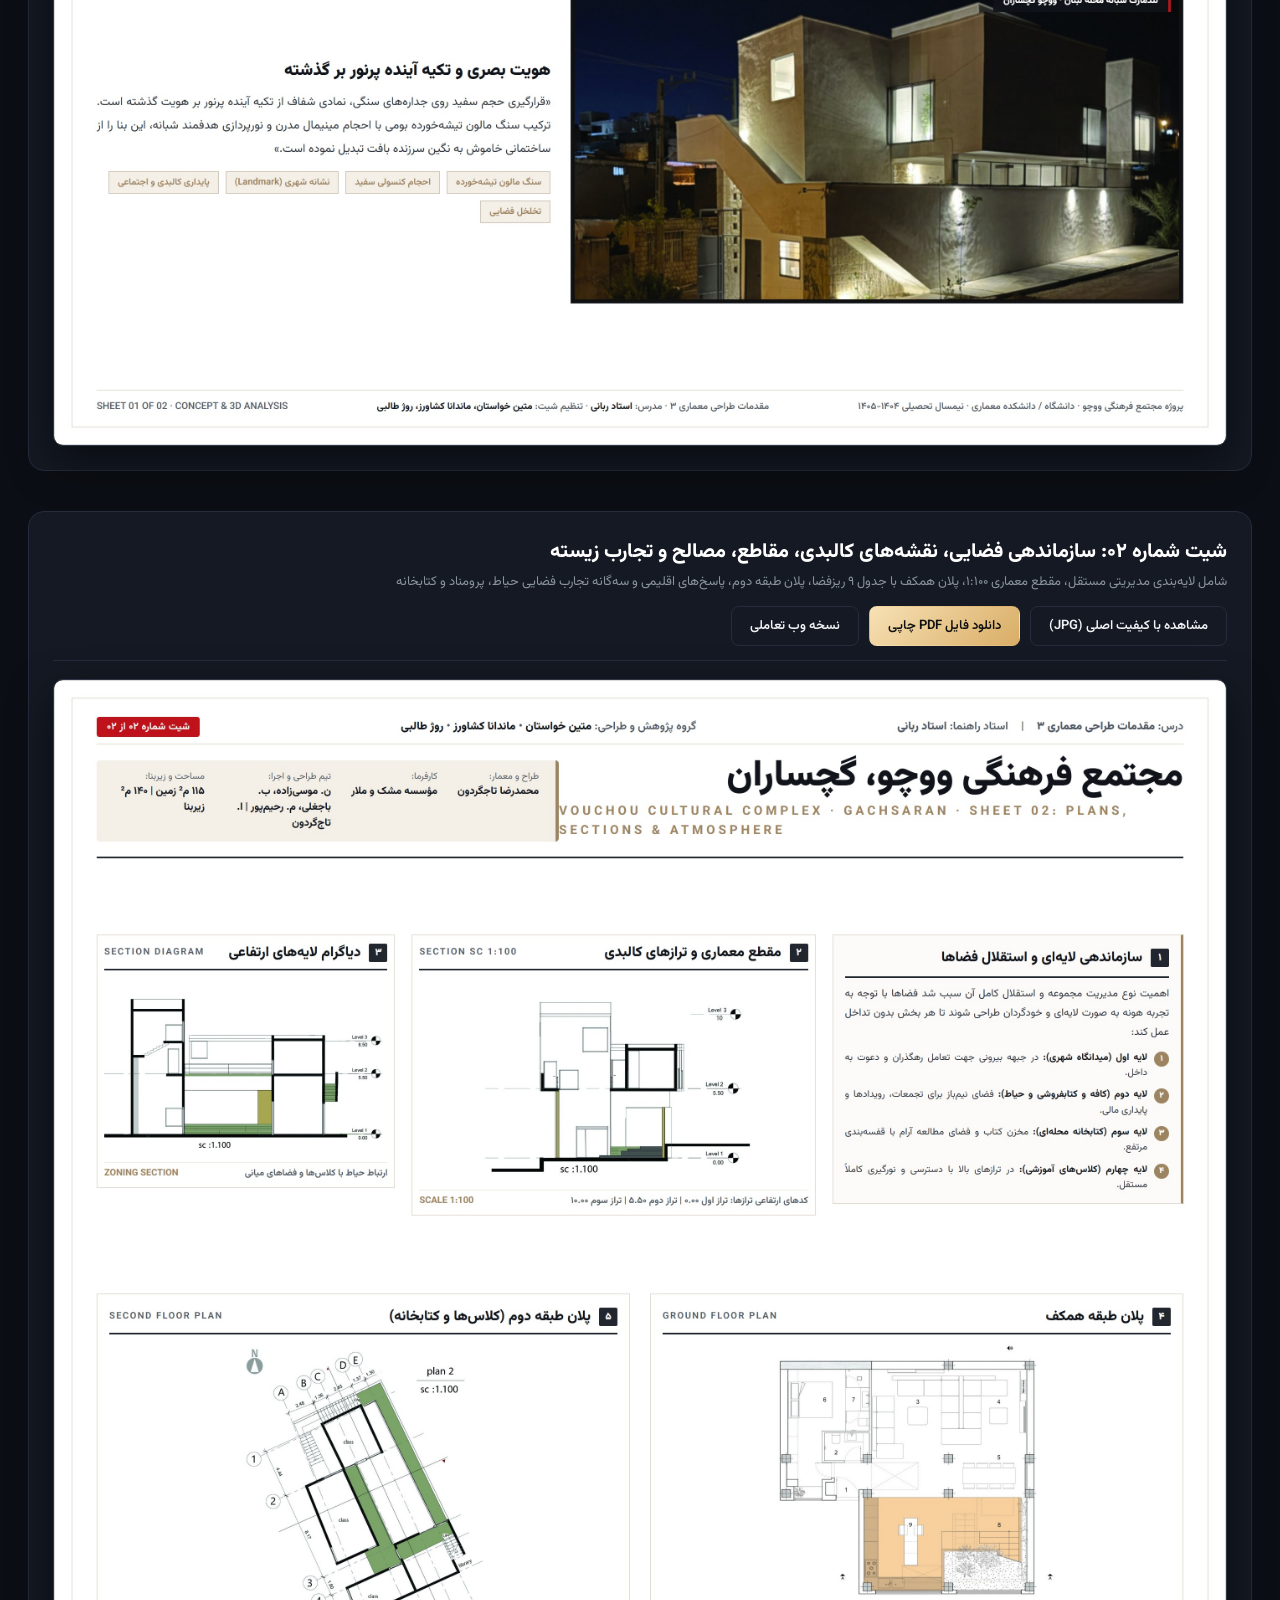
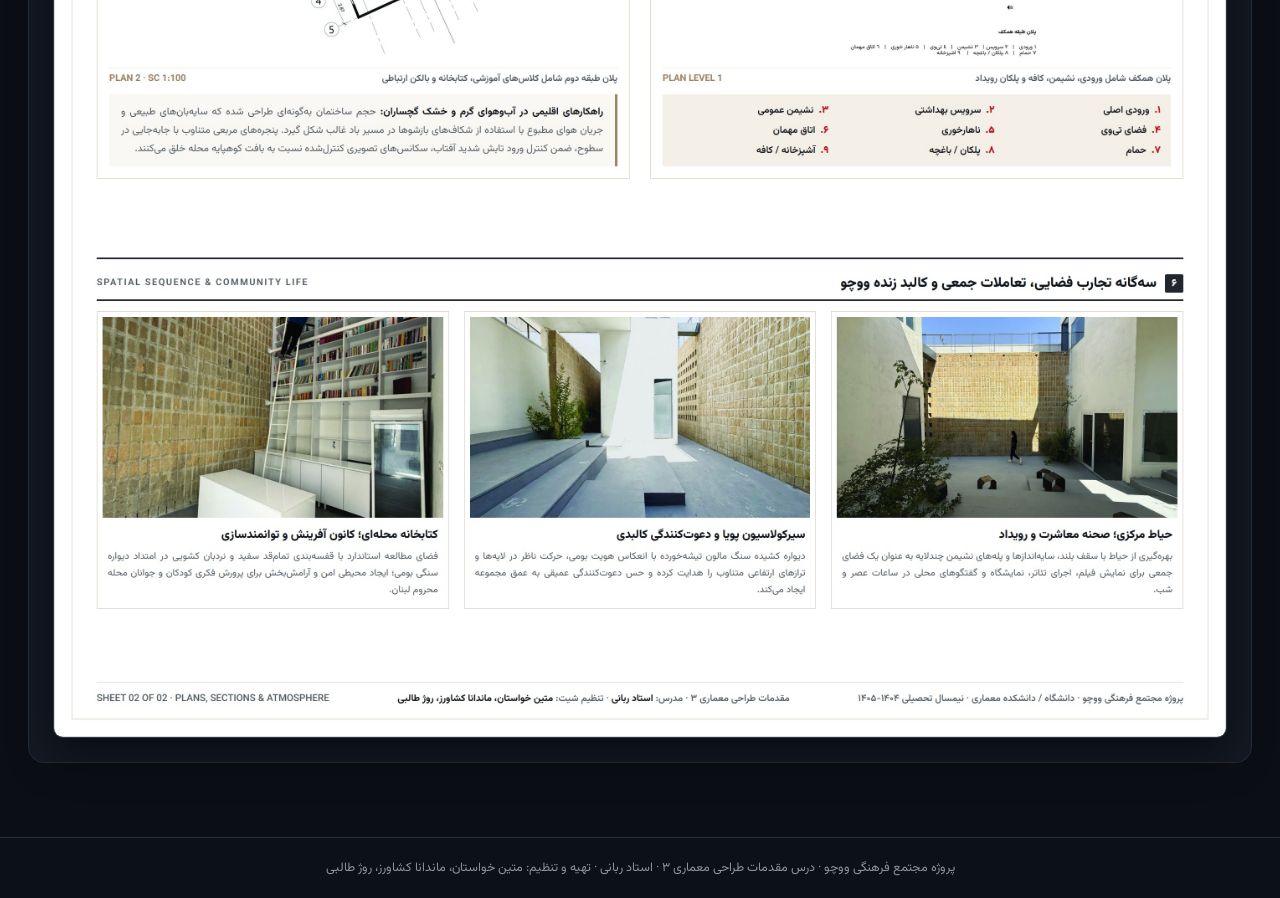
<file: sheets.html>
<!DOCTYPE html>
<html lang="fa" dir="rtl">
<head>
  <meta charset="UTF-8">
  <meta name="viewport" content="width=device-width, initial-scale=1.0">
  <title>شیت‌های معماری مجتمع فرهنگی ووچو | مقدمات طراحی ۳</title>
  <link rel="preconnect" href="https://fonts.googleapis.com">
  <link href="https://fonts.googleapis.com/css2?family=Vazirmatn:wght@300;400;500;600;700;800;900&display=swap" rel="stylesheet">
  <style>
    :root {
      --bg: #0b0e14;
      --card-bg: #141923;
      --gold: #e7c48a;
      --red: #c0121b;
      --text: #f0f2f5;
      --muted: #8b949e;
      --border: #242c3d;
    }
    * { box-sizing: border-box; margin: 0; padding: 0; }
    body {
      font-family: 'Vazirmatn', sans-serif;
      background: var(--bg);
      color: var(--text);
      min-height: 100vh;
      display: flex;
      flex-direction: column;
    }

    /* هدر ناوبری */
    header {
      background: rgba(20, 25, 35, 0.85);
      backdrop-filter: blur(12px);
      border-bottom: 1px solid var(--border);
      padding: 16px 36px;
      display: flex;
      justify-content: space-between;
      align-items: center;
      position: sticky;
      top: 0;
      z-index: 50;
    }
    .brand {
      display: flex;
      align-items: center;
      gap: 12px;
    }
    .brand h1 {
      font-size: 19px;
      font-weight: 800;
      color: #fff;
    }
    .brand span {
      font-size: 12px;
      color: var(--gold);
      letter-spacing: 2px;
    }
    .nav-actions {
      display: flex;
      align-items: center;
      gap: 12px;
    }
    .btn {
      display: inline-flex;
      align-items: center;
      gap: 8px;
      padding: 9px 18px;
      border-radius: 8px;
      font-size: 13px;
      font-weight: 600;
      text-decoration: none;
      cursor: pointer;
      transition: all 0.2s;
      border: 1px solid transparent;
    }
    .btn-primary {
      background: linear-gradient(135deg, #f7e1b5, #d9ad66);
      color: #111;
    }
    .btn-primary:hover {
      transform: translateY(-2px);
      box-shadow: 0 6px 20px rgba(231,196,138,0.3);
    }
    .btn-outline {
      background: transparent;
      color: var(--text);
      border-color: var(--border);
    }
    .btn-outline:hover {
      background: rgba(255,255,255,0.06);
      border-color: var(--gold);
      color: var(--gold);
    }

    /* محتوای اصلی */
    main {
      flex: 1;
      max-width: 1560px;
      margin: 0 auto;
      padding: 34px 28px;
      width: 100%;
    }

    /* نوار مشخصات دانشگاهی */
    .info-bar {
      background: var(--card-bg);
      border: 1px solid var(--border);
      border-right: 4px solid var(--gold);
      border-radius: 12px;
      padding: 18px 24px;
      margin-bottom: 30px;
      display: flex;
      flex-wrap: wrap;
      justify-content: space-between;
      align-items: center;
      gap: 16px;
    }
    .info-bar .item span {
      font-size: 12px;
      color: var(--muted);
      display: block;
    }
    .info-bar .item strong {
      font-size: 14px;
      color: #fff;
      font-weight: 700;
    }

    /* تب‌های سوییچ شیت‌ها */
    .tabs {
      display: flex;
      gap: 12px;
      margin-bottom: 24px;
    }
    .tab-btn {
      padding: 12px 24px;
      background: var(--card-bg);
      border: 1px solid var(--border);
      color: var(--muted);
      border-radius: 10px;
      font-size: 14px;
      font-weight: 700;
      cursor: pointer;
      transition: all 0.2s;
    }
    .tab-btn.active {
      background: var(--red);
      color: #fff;
      border-color: var(--red);
      box-shadow: 0 4px 16px rgba(192,18,27,0.35);
    }

    /* کارت‌های نمایش شیت */
    .sheet-card {
      background: var(--card-bg);
      border: 1px solid var(--border);
      border-radius: 16px;
      padding: 24px;
      margin-bottom: 40px;
      display: flex;
      flex-direction: column;
      gap: 18px;
    }
    .sheet-header {
      display: flex;
      justify-content: space-between;
      align-items: center;
      flex-wrap: wrap;
      gap: 14px;
      padding-bottom: 14px;
      border-bottom: 1px solid var(--border);
    }
    .sheet-header h2 {
      font-size: 20px;
      font-weight: 800;
      color: #fff;
    }
    .sheet-header p {
      font-size: 13px;
      color: var(--muted);
      margin-top: 4px;
    }
    .sheet-dl-actions {
      display: flex;
      gap: 10px;
    }

    .sheet-preview {
      background: #000;
      border-radius: 10px;
      overflow: hidden;
      border: 1px solid #2e3646;
      box-shadow: 0 16px 40px rgba(0,0,0,0.5);
      position: relative;
    }
    .sheet-preview img {
      width: 100%;
      height: auto;
      display: block;
      transition: transform 0.3s;
    }

    /* فوتر */
    footer {
      border-top: 1px solid var(--border);
      padding: 20px;
      text-align: center;
      font-size: 12.5px;
      color: var(--muted);
      background: rgba(14, 18, 26, 0.7);
    }
  </style>
</head>
<body>

  <header>
    <div class="brand">
      <h1>شیت‌بندی معماری مجتمع ووچو</h1>
      <span>GACHSARAN ARCHITECTURAL SHEETS</span>
    </div>
    <div class="nav-actions">
      <a href="index.html" class="btn btn-outline">← بازگشت به ارائه‌نامه سه‌بعدی</a>
      <a href="files/sheet_1_concept_analysis.pdf" download class="btn btn-primary">دانلود PDF شیت ۱</a>
      <a href="files/sheet_2_plans_sections.pdf" download class="btn btn-primary">دانلود PDF شیت ۲</a>
    </div>
  </header>

  <main>
    
    <!-- نوار شناسنامه تحویل پروژه -->
    <div class="info-bar">
      <div class="item">
        <span>درس:</span>
        <strong>مقدمات طراحی معماری ۳</strong>
      </div>
      <div class="item">
        <span>استاد راهنما:</span>
        <strong>جناب استاد ربانی</strong>
      </div>
      <div class="item">
        <span>گروه دانشجویی:</span>
        <strong>متین خواستان · ماندانا کشاورز · روژ طالبی</strong>
      </div>
      <div class="item">
        <span>پروژه:</span>
        <strong>مجتمع فرهنگی ووچو، گچساران</strong>
      </div>
      <div class="item">
        <span>فرمت خروجی:</span>
        <strong>شیت معماری ابعاد بزرگ (کیفیت چاپی ۳۰۰ DPI و PDF وکتور)</strong>
      </div>
    </div>

    <!-- بخش شیت ۱ -->
    <section class="sheet-card" id="sheet1">
      <div class="sheet-header">
        <div>
          <h2>شیت شماره ۰۱: کانسپت، تحلیل بستر، روند شکل‌گیری فرم و دیاگرام‌های سه‌بعدی</h2>
          <p>شامل ریشه‌شناسی نام ووچو، تحلیل کالبدی-اجتماعی محله لبنان، اهداف سه‌گانه، ماتریس ۱۰‌گانه دیاگرام‌های آگزونومتریک و پرسپکتیو شبانه لندمارک</p>
        </div>
        <div class="sheet-dl-actions">
          <a href="files/sheet_1_concept_analysis.jpg" target="_blank" class="btn btn-outline">مشاهده با کیفیت اصلی (JPG)</a>
          <a href="files/sheet_1_concept_analysis.pdf" download class="btn btn-primary">دانلود فایل PDF چاپی</a>
          <a href="sheet1.html" target="_blank" class="btn btn-outline">نسخه وب تعاملی</a>
        </div>
      </div>

      <div class="sheet-preview">
        <a href="files/sheet_1_concept_analysis.jpg" target="_blank" title="کلیک برای باز کردن با کیفیت کامل">
          <img src="files/sheet_1_concept_analysis.jpg" alt="پیش‌نمایش شیت ۱ مجتمع ووچو">
        </a>
      </div>
    </section>

    <!-- بخش شیت ۲ -->
    <section class="sheet-card" id="sheet2">
      <div class="sheet-header">
        <div>
          <h2>شیت شماره ۰۲: سازماندهی فضایی، نقشه‌های کالبدی، مقاطع، مصالح و تجارب زیسته</h2>
          <p>شامل لایه‌بندی مدیریتی مستقل، مقطع معماری ۱:۱۰۰، پلان همکف با جدول ۹ ریزفضا، پلان طبقه دوم، پاسخ‌های اقلیمی و سه‌گانه تجارب فضایی حیاط، پرومناد و کتابخانه</p>
        </div>
        <div class="sheet-dl-actions">
          <a href="files/sheet_2_plans_sections.jpg" target="_blank" class="btn btn-outline">مشاهده با کیفیت اصلی (JPG)</a>
          <a href="files/sheet_2_plans_sections.pdf" download class="btn btn-primary">دانلود فایل PDF چاپی</a>
          <a href="sheet2.html" target="_blank" class="btn btn-outline">نسخه وب تعاملی</a>
        </div>
      </div>

      <div class="sheet-preview">
        <a href="files/sheet_2_plans_sections.jpg" target="_blank" title="کلیک برای باز کردن با کیفیت کامل">
          <img src="files/sheet_2_plans_sections.jpg" alt="پیش‌نمایش شیت ۲ مجتمع ووچو">
        </a>
      </div>
    </section>

  </main>

  <footer>
    پروژه مجتمع فرهنگی ووچو · درس مقدمات طراحی معماری ۳ · استاد ربانی · تهیه و تنظیم: متین خواستان، ماندانا کشاورز، روژ طالبی
  </footer>

</body>
</html>
</file>
<file: css/presentation.css>
:root {
  --gold: #e7c48a;
  --stone: #c9b28a;
  --red: #c0121b;
  --ink: #f6f3ec;
  --muted: rgba(246, 243, 236, .72);
  --glass: rgba(14, 16, 22, .55);
  --glass-b: rgba(255, 255, 255, .12);
  --font: 'Vazirmatn', Tahoma, sans-serif;
}

* { box-sizing: border-box; margin: 0; padding: 0; }
html, body { width: 100%; height: 100%; overflow: hidden; background: #05070d; font-family: var(--font); color: var(--ink); }
button { font-family: inherit; cursor: pointer; }

#scene { position: fixed; inset: 0; width: 100%; height: 100%; display: block; z-index: 0; }
.vignette { position: fixed; inset: 0; pointer-events: none; z-index: 1;
  background: radial-gradient(ellipse at 30% 50%, transparent 40%, rgba(0,0,0,.45) 100%),
              linear-gradient(to left, rgba(5,7,13,.55) 0%, transparent 50%); }

/* ---------------- loader ---------------- */
#loader { position: fixed; inset: 0; z-index: 50; display: flex; flex-direction: column; align-items: center; justify-content: center; gap: 14px;
  background: radial-gradient(circle at 50% 40%, #1a1f2e, #04050a 70%); transition: opacity 1s ease, visibility 1s; }
#loader.hide { opacity: 0; visibility: hidden; }
.loader-cubes { position: relative; width: 90px; height: 90px; margin-bottom: 10px; }
.loader-cubes i { position: absolute; background: #f4f2ec; box-shadow: 0 0 30px rgba(231,196,138,.35); animation: cube 2.4s ease-in-out infinite; }
.loader-cubes i:nth-child(1) { width: 34px; height: 60px; right: 0; bottom: 0; }
.loader-cubes i:nth-child(2) { width: 46px; height: 26px; right: 30px; bottom: 30px; animation-delay: .2s; }
.loader-cubes i:nth-child(3) { width: 22px; height: 22px; right: 44px; bottom: 58px; animation-delay: .4s; background: var(--red); }
.loader-cubes i:nth-child(4) { width: 90px; height: 14px; right: 0; bottom: -14px; background: var(--stone); animation-delay: .6s; }
@keyframes cube { 0%,100% { transform: translateY(0); } 50% { transform: translateY(-8px); } }
.loader-word { font-size: 64px; font-weight: 900; letter-spacing: -1px; }
.loader-latin { letter-spacing: 12px; font-size: 13px; color: var(--gold); margin-top: -10px; }
#startBtn { margin-top: 26px; padding: 14px 44px; font-size: 17px; font-weight: 600; color: #111; background: linear-gradient(135deg, #f7e1b5, #d9ad66);
  border: 0; border-radius: 40px; box-shadow: 0 10px 40px rgba(231,196,138,.35); transition: transform .3s, box-shadow .3s; }
#startBtn:hover { transform: translateY(-3px) scale(1.04); box-shadow: 0 16px 50px rgba(231,196,138,.55); }

/* ---------------- top bar ---------------- */
.topbar { position: fixed; top: 0; inset-inline: 0; z-index: 10; display: flex; justify-content: space-between; align-items: center; padding: 22px 34px; pointer-events: none; }
.brand { display: flex; align-items: center; gap: 12px; }
.brand-mark { position: relative; width: 30px; height: 30px; }
.brand-mark i { position: absolute; background: #fff; }
.brand-mark i:nth-child(1) { width: 12px; height: 26px; right: 0; bottom: 0; }
.brand-mark i:nth-child(2) { width: 16px; height: 10px; right: 10px; bottom: 12px; }
.brand-mark i:nth-child(3) { width: 30px; height: 4px; right: 0; bottom: -4px; background: var(--stone); }
.brand-text { font-weight: 800; font-size: 20px; }
.brand-text small { font-weight: 300; font-size: 10px; letter-spacing: 5px; color: var(--gold); margin-inline-start: 6px; }
.counter { font-size: 14px; color: var(--muted); display: flex; gap: 6px; align-items: baseline; direction: ltr; }
.counter b { font-size: 30px; color: var(--ink); font-weight: 800; }

/* ---------------- stage / slide ---------------- */
#stage { position: fixed; inset: 0; z-index: 5; pointer-events: none; }
.slide { position: absolute; top: 84px; bottom: 104px; right: 34px; width: min(560px, 44vw); pointer-events: auto;
  perspective: 1400px; }
.card { height: 100%; overflow-y: auto; overflow-x: hidden; padding: 34px 36px 30px; border-radius: 26px;
  background: var(--glass); border: 1px solid var(--glass-b);
  backdrop-filter: blur(22px) saturate(140%); -webkit-backdrop-filter: blur(22px) saturate(140%);
  box-shadow: 0 30px 80px rgba(0,0,0,.45), inset 0 1px 0 rgba(255,255,255,.08);
  transform-origin: right center; scrollbar-width: thin; scrollbar-color: rgba(231,196,138,.5) transparent; }
.card::-webkit-scrollbar { width: 6px; } .card::-webkit-scrollbar-thumb { background: rgba(231,196,138,.45); border-radius: 6px; }

.slide.enter .card { animation: cardIn 1.1s cubic-bezier(.2,.8,.2,1) both; }
.slide.leave .card { animation: cardOut .6s cubic-bezier(.6,0,.8,.4) both; }
@keyframes cardIn { from { opacity: 0; transform: rotateY(-28deg) translateX(-60px) translateZ(-120px); filter: blur(8px); } to { opacity: 1; transform: none; filter: none; } }
@keyframes cardOut { to { opacity: 0; transform: rotateY(22deg) translateX(80px) translateZ(-160px); filter: blur(6px); } }

.slide-no { display: inline-flex; align-items: center; gap: 10px; font-size: 12px; letter-spacing: 3px; color: var(--gold); margin-bottom: 18px; direction: ltr; }
.slide-no::before { content: ''; width: 34px; height: 1px; background: var(--gold); }

.blk { opacity: 0; transform: translateY(18px); }
.slide.enter .blk { animation: blkIn .9s cubic-bezier(.2,.8,.2,1) forwards; }
@keyframes blkIn { to { opacity: 1; transform: none; } }

.card h2 { font-size: 22px; font-weight: 800; margin: 20px 0 12px; color: #fff; position: relative; padding-inline-start: 16px; }
.card h2::before { content: ''; position: absolute; right: 0; top: 6px; bottom: 6px; width: 4px; border-radius: 3px; background: linear-gradient(var(--red), var(--gold)); }
.card .lead { font-size: 18.5px; line-height: 2.05; font-weight: 600; color: #fff; margin-bottom: 14px; }
.card p { font-size: 15.5px; line-height: 2.1; color: var(--muted); margin-bottom: 14px; text-align: justify; }
.card .li { display: flex; gap: 12px; margin: 0 0 12px; font-size: 15px; line-height: 2.05; color: var(--muted); text-align: justify; }
.card .li::before { content: ''; flex: 0 0 9px; height: 9px; margin-top: 12px; background: var(--red); box-shadow: 0 0 12px rgba(192,18,27,.8); }
.card .li b { color: #fff; font-weight: 800; }

.stats { display: grid; grid-template-columns: 1fr 1fr; gap: 12px; margin: 8px 0 18px; }
.stat { padding: 16px 18px; border-radius: 16px; background: linear-gradient(135deg, rgba(231,196,138,.16), rgba(255,255,255,.03)); border: 1px solid rgba(231,196,138,.28); }
.stat span { display: block; font-size: 13px; color: var(--gold); }
.stat b { display: block; font-size: 24px; font-weight: 800; margin-top: 4px; }

figure.img { position: relative; margin: 6px 0 18px; border-radius: 18px; overflow: hidden; cursor: zoom-in; box-shadow: 0 18px 40px rgba(0,0,0,.45);
  transform-style: preserve-3d; transition: transform .5s cubic-bezier(.2,.8,.2,1), box-shadow .5s; }
figure.img img { display: block; width: 100%; height: auto; transition: transform 1.2s cubic-bezier(.2,.8,.2,1); }
figure.img.tall img { max-height: 62vh; object-fit: cover; }
figure.img.drawing { background: #fff; padding: 10px; }
figure.img.drawing img { object-fit: contain; }
figure.img:hover { box-shadow: 0 26px 60px rgba(0,0,0,.6); }
figure.img:hover img { transform: scale(1.04); }
figure.img::after { content: '⤢'; position: absolute; left: 12px; top: 10px; width: 34px; height: 34px; border-radius: 50%; display: grid; place-items: center;
  background: rgba(0,0,0,.5); color: #fff; font-size: 16px; opacity: 0; transition: opacity .3s; }
figure.img:hover::after { opacity: 1; }

/* big drawing slides */
.slide.big { width: min(720px, 52vw); }
.slide.big figure.img.tall img { max-height: none; }

/* hero */
.slide.hero { inset: 0; width: auto; display: flex; align-items: center; justify-content: center; pointer-events: none; }
.hero-box { text-align: center; pointer-events: auto; }
.hero-box .kicker { letter-spacing: 14px; font-size: 13px; color: var(--gold); margin-bottom: 24px; direction: ltr; }
.hero-box h1 { font-size: clamp(40px, 7vw, 104px); font-weight: 900; line-height: 1.25; text-shadow: 0 10px 60px rgba(0,0,0,.7);
  background: linear-gradient(180deg, #fff 30%, #e7c48a); -webkit-background-clip: text; background-clip: text; color: transparent; }
.hero-box h3 { margin-top: 18px; font-size: clamp(18px, 2.4vw, 30px); font-weight: 300; color: var(--ink); }
.hero-box .line { width: 0; height: 2px; margin: 28px auto 0; background: linear-gradient(90deg, transparent, var(--red), var(--gold), transparent); }
.slide.enter .hero-box h1 { animation: heroIn 1.6s cubic-bezier(.2,.8,.2,1) both; }
.slide.enter .hero-box h3 { animation: heroIn 1.6s .35s cubic-bezier(.2,.8,.2,1) both; }
.slide.enter .hero-box .kicker { animation: heroIn 1.6s .1s cubic-bezier(.2,.8,.2,1) both; }
.slide.enter .hero-box .line { animation: line 1.6s .7s ease forwards; }
.slide.leave .hero-box { animation: cardOut .6s both; }
@keyframes heroIn { from { opacity: 0; transform: translateY(40px) scale(.94); letter-spacing: 8px; filter: blur(10px); } to { opacity: 1; transform: none; filter: none; } }
@keyframes line { to { width: 340px; } }
.hint { margin-top: 40px; font-size: 13px; color: var(--muted); animation: pulse 2s infinite; }
@keyframes pulse { 50% { opacity: .35; } }

body.hide-ui #stage { opacity: 0; pointer-events: none; }
#stage { transition: opacity .5s; }

/* ---------------- progress & dock ---------------- */
.progress { position: fixed; bottom: 0; inset-inline: 0; height: 3px; background: rgba(255,255,255,.08); z-index: 12; }
#bar { height: 100%; width: 0; background: linear-gradient(to left, var(--red), var(--gold)); transition: width .8s cubic-bezier(.2,.8,.2,1); margin-inline-start: 0; box-shadow: 0 0 14px rgba(231,196,138,.6); }

.dock { position: fixed; bottom: 22px; left: 50%; transform: translateX(-50%); z-index: 12; display: flex; align-items: center; gap: 6px; padding: 8px 10px;
  background: rgba(14,16,22,.62); border: 1px solid var(--glass-b); border-radius: 22px; backdrop-filter: blur(18px); -webkit-backdrop-filter: blur(18px);
  box-shadow: 0 18px 50px rgba(0,0,0,.45); }
.dock button { width: 42px; height: 42px; border-radius: 14px; border: 0; background: transparent; color: var(--ink); font-size: 19px; transition: background .25s, transform .25s, color .25s; }
.dock button:hover { background: rgba(255,255,255,.1); transform: translateY(-2px); }
.dock button.on { background: linear-gradient(135deg, #f1d39c, #c99a52); color: #111; }
.dock button[data-act="xray"].on { background: var(--red); color: #fff; }
.dock button[data-act="prev"], .dock button[data-act="next"] { font-size: 28px; line-height: 1; }
.dock .sep { width: 1px; height: 24px; background: rgba(255,255,255,.14); margin: 0 4px; }

/* ---------------- overlays ---------------- */
.overlay { position: fixed; inset: 0; z-index: 30; background: rgba(4,5,10,.86); backdrop-filter: blur(14px); -webkit-backdrop-filter: blur(14px);
  opacity: 0; visibility: hidden; transition: opacity .45s, visibility .45s; }
.overlay.show { opacity: 1; visibility: visible; }
.grid-inner { position: absolute; inset: 70px 6vw; overflow-y: auto; display: grid; grid-template-columns: repeat(auto-fill, minmax(170px, 1fr)); gap: 22px; align-content: start; }
.thumb { cursor: pointer; border-radius: 14px; overflow: hidden; background: #fff; transform: translateY(20px); opacity: 0; transition: transform .35s, box-shadow .35s, outline-color .3s;
  outline: 3px solid transparent; position: relative; }
.overlay.show .thumb { animation: blkIn .6s forwards; }
.thumb img { width: 100%; display: block; aspect-ratio: 1224/1584; object-fit: cover; }
.thumb span { position: absolute; bottom: 8px; right: 8px; background: rgba(0,0,0,.75); color: #fff; font-size: 12px; padding: 3px 10px; border-radius: 20px; }
.thumb:hover { transform: translateY(-6px) !important; box-shadow: 0 20px 40px rgba(0,0,0,.5); }
.thumb.active { outline-color: var(--gold); }

#lightbox { display: flex; align-items: center; justify-content: center; cursor: zoom-out; }
#lightbox img { max-width: 92vw; max-height: 88vh; border-radius: 12px; box-shadow: 0 40px 100px rgba(0,0,0,.7); transform: scale(.9); transition: transform .5s cubic-bezier(.2,.8,.2,1); background: #fff; }
#lightbox.show img { transform: none; }
.lb-hint { position: absolute; bottom: 24px; font-size: 13px; color: var(--muted); }

/* ---------------- responsive ---------------- */
@media (max-width: 860px) {
  .topbar { padding: 14px 18px; }
  .slide, .slide.big { right: 12px; left: 12px; width: auto; top: auto; bottom: 86px; height: 52vh; }
  .card { padding: 24px 22px; border-radius: 20px; }
  .card .lead { font-size: 16px; } .card p { font-size: 14px; }
  .dock { bottom: 14px; gap: 2px; padding: 6px; }
  .dock button { width: 34px; height: 34px; font-size: 16px; }
  .vignette { background: linear-gradient(to top, rgba(5,7,13,.7), transparent 60%); }
}
</file>
